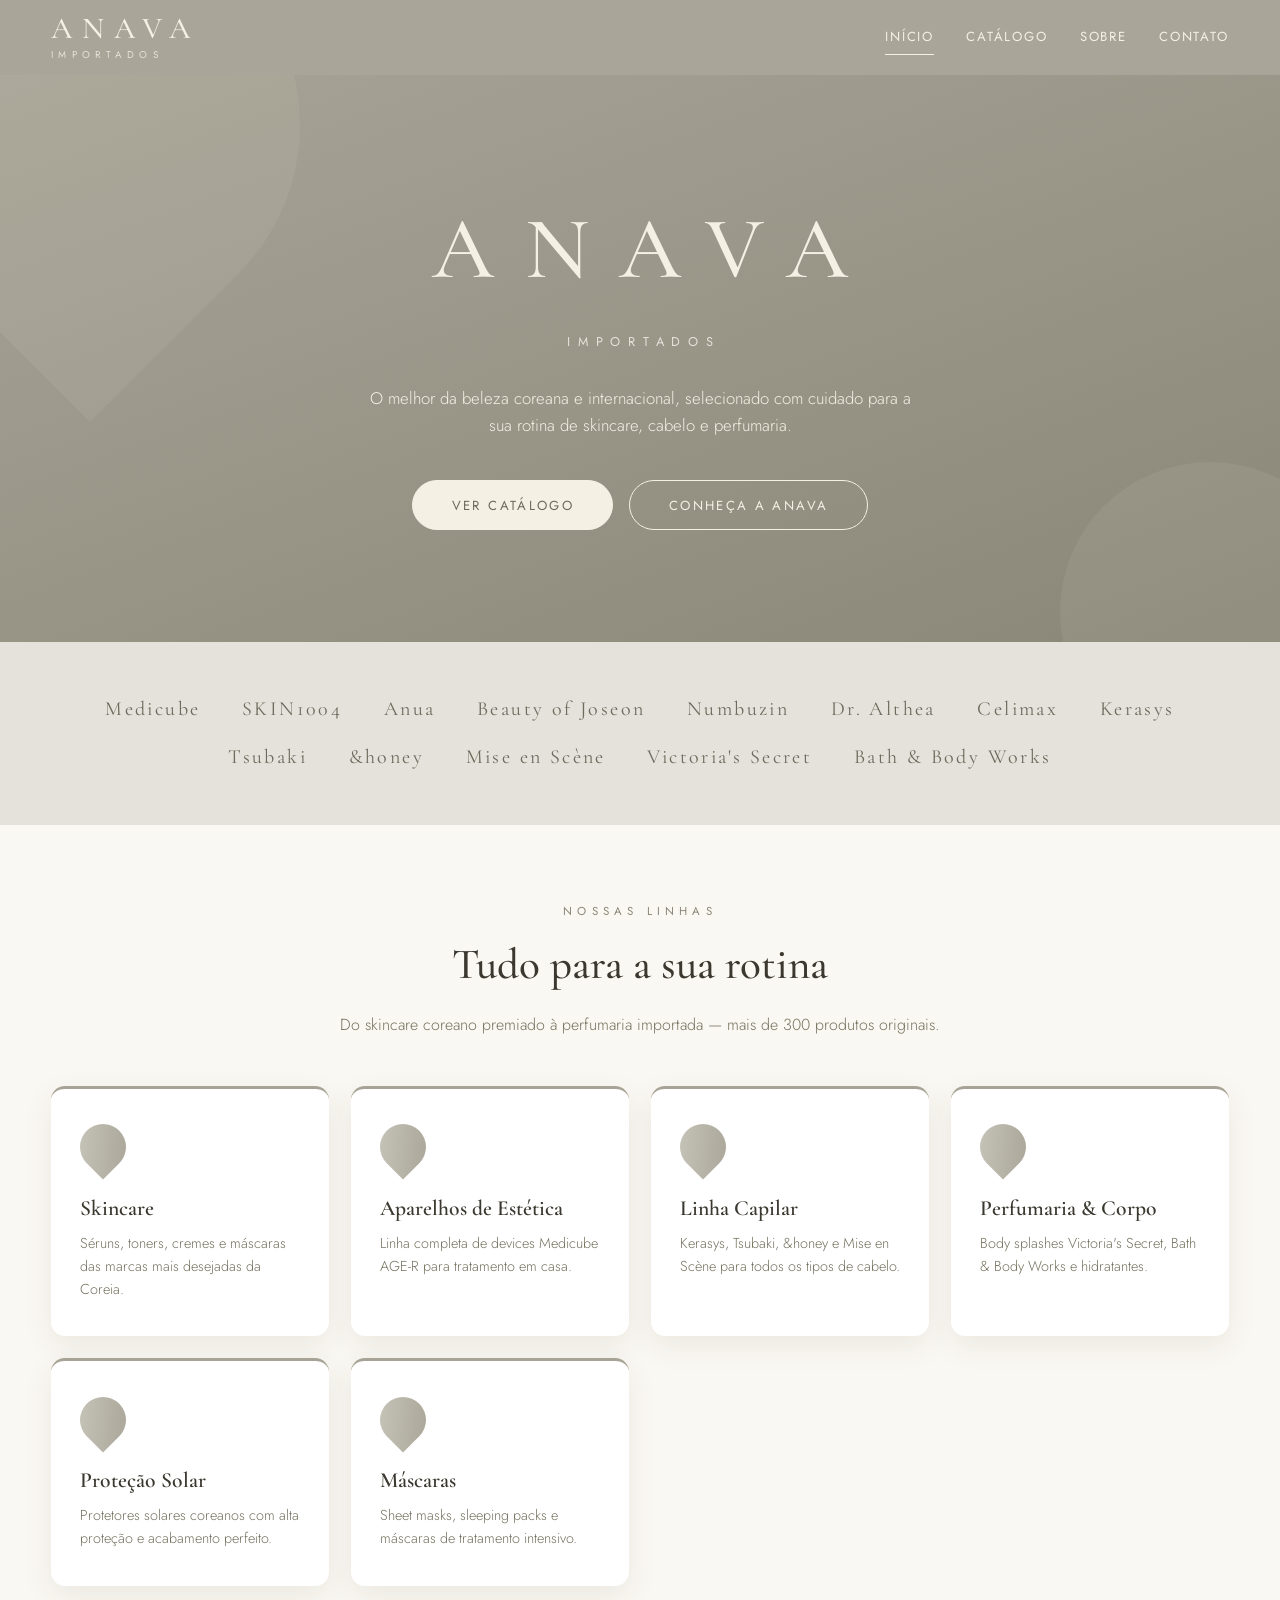
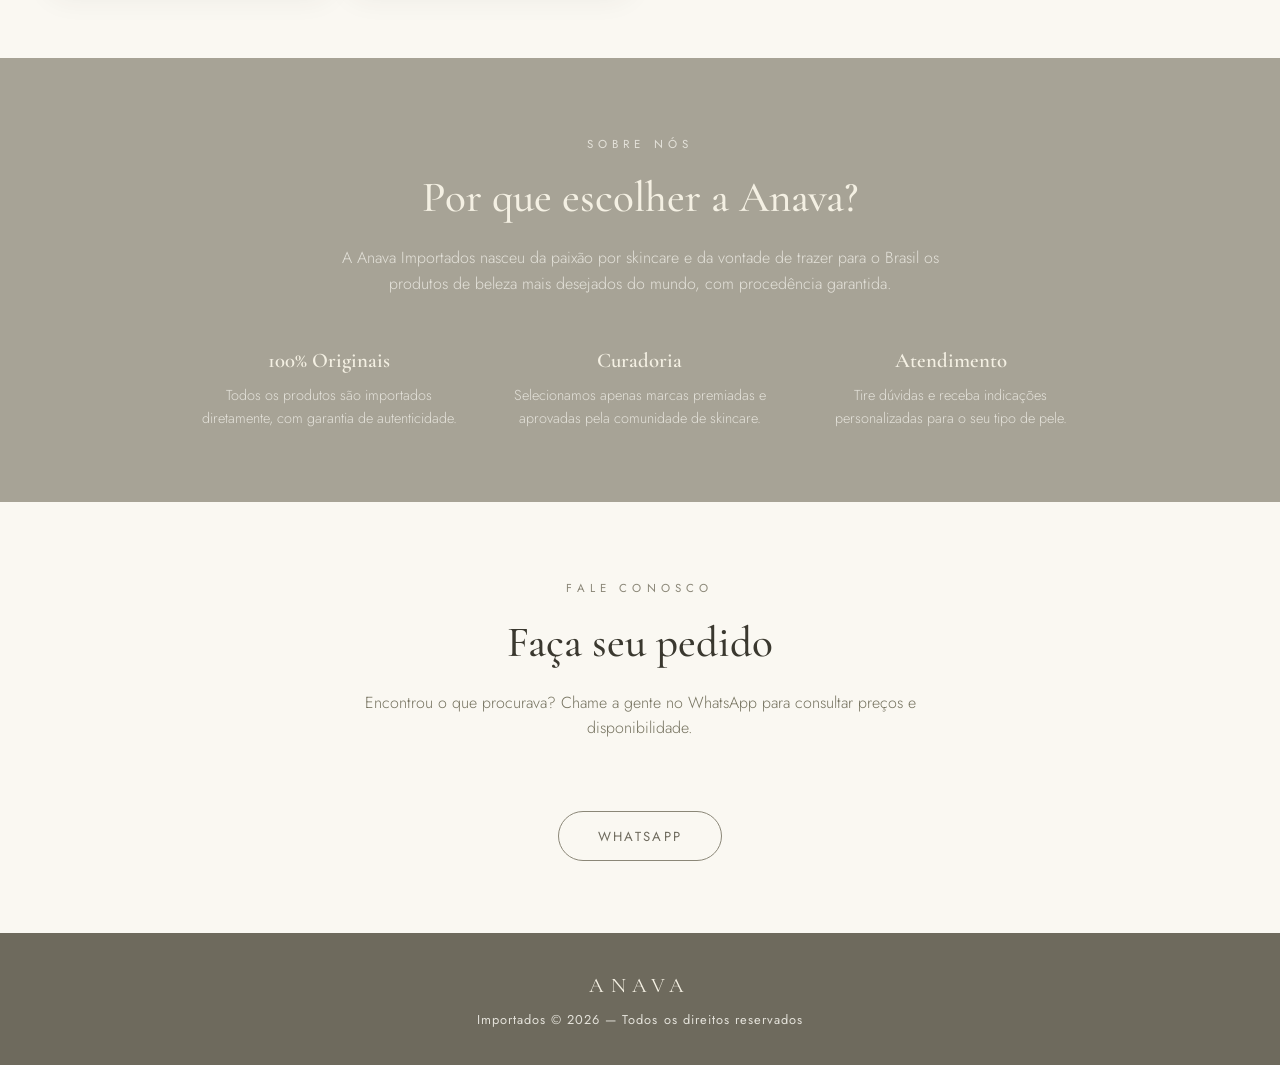
<file: index.html>
<!DOCTYPE html>
<html lang="pt-BR">
<head>
  <meta charset="UTF-8" />
  <meta name="viewport" content="width=device-width, initial-scale=1.0" />
  <title>Anava Importados — Beleza &amp; Estética Coreana</title>
  <meta name="description" content="Anava Importados — skincare coreano, linha capilar e perfumaria importada. Medicube, SKIN1004, Anua, Beauty of Joseon, Numbuzin e muito mais." />
  <link rel="preconnect" href="https://fonts.googleapis.com" />
  <link rel="preconnect" href="https://fonts.gstatic.com" crossorigin />
  <link href="https://fonts.googleapis.com/css2?family=Cormorant+Garamond:wght@400;500;600&family=Jost:wght@300;400;500&display=swap" rel="stylesheet" />
  <link rel="stylesheet" href="css/style.css" />
</head>
<body>

  <header class="site-header">
    <div class="container">
      <a href="index.html" class="brand">
        <span class="brand-name">Anava</span>
        <span class="brand-sub">Importados</span>
      </a>
      <nav class="main-nav">
        <a href="index.html" class="active">Início</a>
        <a href="catalogo.html">Catálogo</a>
        <a href="index.html#sobre">Sobre</a>
        <a href="index.html#contato">Contato</a>
      </nav>
    </div>
  </header>

  <section class="hero">
    <h1>Anava</h1>
    <div class="tagline-sub">Importados</div>
    <p class="lead">
      O melhor da beleza coreana e internacional, selecionado com cuidado para a sua rotina
      de skincare, cabelo e perfumaria.
    </p>
    <div class="cta-row">
      <a href="catalogo.html" class="btn btn-solid">Ver Catálogo</a>
      <a href="#sobre" class="btn btn-outline">Conheça a Anava</a>
    </div>
  </section>

  <div class="brands-strip">
    <div class="container">
      <div class="brand-logos">
        <span>Medicube</span>
        <span>SKIN1004</span>
        <span>Anua</span>
        <span>Beauty of Joseon</span>
        <span>Numbuzin</span>
        <span>Dr. Althea</span>
        <span>Celimax</span>
        <span>Kerasys</span>
        <span>Tsubaki</span>
        <span>&amp;honey</span>
        <span>Mise en Scène</span>
        <span>Victoria's Secret</span>
        <span>Bath &amp; Body Works</span>
      </div>
    </div>
  </div>

  <section id="categorias">
    <div class="container">
      <div class="section-head">
        <span class="eyebrow">Nossas linhas</span>
        <h2>Tudo para a sua rotina</h2>
        <p>Do skincare coreano premiado à perfumaria importada — mais de 300 produtos originais.</p>
      </div>
      <div class="category-grid">
        <a class="category-card" href="catalogo.html?cat=S%C3%A9rum">
          <div class="cat-icon"></div>
          <h3>Skincare</h3>
          <p>Séruns, toners, cremes e máscaras das marcas mais desejadas da Coreia.</p>
        </a>
        <a class="category-card" href="catalogo.html?cat=Aparelhos">
          <div class="cat-icon"></div>
          <h3>Aparelhos de Estética</h3>
          <p>Linha completa de devices Medicube AGE-R para tratamento em casa.</p>
        </a>
        <a class="category-card" href="catalogo.html?cat=Cabelo">
          <div class="cat-icon"></div>
          <h3>Linha Capilar</h3>
          <p>Kerasys, Tsubaki, &amp;honey e Mise en Scène para todos os tipos de cabelo.</p>
        </a>
        <a class="category-card" href="catalogo.html?cat=Perfumaria">
          <div class="cat-icon"></div>
          <h3>Perfumaria &amp; Corpo</h3>
          <p>Body splashes Victoria's Secret, Bath &amp; Body Works e hidratantes.</p>
        </a>
        <a class="category-card" href="catalogo.html?cat=Prote%C3%A7%C3%A3o%20Solar">
          <div class="cat-icon"></div>
          <h3>Proteção Solar</h3>
          <p>Protetores solares coreanos com alta proteção e acabamento perfeito.</p>
        </a>
        <a class="category-card" href="catalogo.html?cat=M%C3%A1scara">
          <div class="cat-icon"></div>
          <h3>Máscaras</h3>
          <p>Sheet masks, sleeping packs e máscaras de tratamento intensivo.</p>
        </a>
      </div>
    </div>
  </section>

  <section id="sobre" class="about">
    <div class="container">
      <div class="section-head">
        <span class="eyebrow">Sobre nós</span>
        <h2>Por que escolher a Anava?</h2>
        <p>
          A Anava Importados nasceu da paixão por skincare e da vontade de trazer para o Brasil
          os produtos de beleza mais desejados do mundo, com procedência garantida.
        </p>
      </div>
      <div class="about-features">
        <div>
          <h3>100% Originais</h3>
          <p>Todos os produtos são importados diretamente, com garantia de autenticidade.</p>
        </div>
        <div>
          <h3>Curadoria</h3>
          <p>Selecionamos apenas marcas premiadas e aprovadas pela comunidade de skincare.</p>
        </div>
        <div>
          <h3>Atendimento</h3>
          <p>Tire dúvidas e receba indicações personalizadas para o seu tipo de pele.</p>
        </div>
      </div>
    </div>
  </section>

  <section id="contato" class="contact">
    <div class="container">
      <div class="section-head">
        <span class="eyebrow">Fale conosco</span>
        <h2>Faça seu pedido</h2>
        <p>Encontrou o que procurava? Chame a gente no WhatsApp para consultar preços e disponibilidade.</p>
      </div>
      <a class="btn btn-dark" href="https://wa.me/5511965252427" target="_blank" rel="noopener">WhatsApp</a>
    </div>
  </section>

  <footer class="site-footer">
    <div class="foot-brand">Anava</div>
    <div>Importados &copy; 2026 — Todos os direitos reservados</div>
  </footer>

</body>
</html>
</file>
<file: css/style.css>
/* ============================================================
   ANAVA IMPORTADOS — paleta extraída da logo
   sage (fundo da logo)  #A7A396
   cream (letras da logo) #F4F0E3
   ============================================================ */

:root {
  --sage: #a7a396;
  --sage-deep: #8b8778;
  --sage-dark: #6e6a5d;
  --sage-soft: #c9c6bb;
  --sage-mist: #e4e2da;
  --cream: #f4f0e3;
  --paper: #faf8f2;
  --white: #ffffff;
  --ink: #3a382f;
  --ink-soft: #75725f;
  --shadow: 0 10px 30px rgba(58, 56, 47, 0.08);
  --radius: 14px;
  --font-display: "Cormorant Garamond", Georgia, serif;
  --font-body: "Jost", "Segoe UI", sans-serif;
}

* { margin: 0; padding: 0; box-sizing: border-box; }

html { scroll-behavior: smooth; }

body {
  font-family: var(--font-body);
  color: var(--ink);
  background: var(--paper);
  line-height: 1.6;
  -webkit-font-smoothing: antialiased;
}

img { max-width: 100%; display: block; }
a { color: inherit; text-decoration: none; }
ul { list-style: none; }

.container {
  width: min(1180px, 92%);
  margin: 0 auto;
}

/* ---------- Header ---------- */
.site-header {
  position: sticky;
  top: 0;
  z-index: 50;
  background: rgba(167, 163, 150, 0.97);
  backdrop-filter: blur(8px);
  color: var(--cream);
}

.site-header .container {
  display: flex;
  align-items: center;
  justify-content: space-between;
  padding: 0.9rem 0;
}

.brand {
  display: flex;
  flex-direction: column;
  line-height: 1;
}

.brand .brand-name {
  font-family: var(--font-display);
  font-size: 1.9rem;
  font-weight: 500;
  letter-spacing: 0.32em;
  text-transform: uppercase;
}

.brand .brand-sub {
  font-size: 0.62rem;
  letter-spacing: 0.52em;
  text-transform: uppercase;
  margin-top: 0.35rem;
  color: var(--sage-mist);
}

.main-nav {
  display: flex;
  gap: 2rem;
  font-size: 0.82rem;
  letter-spacing: 0.14em;
  text-transform: uppercase;
}

.main-nav a {
  padding: 0.4rem 0;
  border-bottom: 1px solid transparent;
  transition: border-color 0.25s;
}

.main-nav a:hover,
.main-nav a.active {
  border-bottom-color: var(--cream);
}

/* ---------- Hero ---------- */
.hero {
  background: linear-gradient(160deg, var(--sage) 0%, var(--sage-deep) 100%);
  color: var(--cream);
  text-align: center;
  padding: 6.5rem 1rem 7rem;
  position: relative;
  overflow: hidden;
}

.hero::before,
.hero::after {
  content: "";
  position: absolute;
  border-radius: 50% 50% 50% 0;
  transform: rotate(-45deg);
  background: rgba(244, 240, 227, 0.06);
}

.hero::before { width: 420px; height: 420px; top: -160px; left: -120px; }
.hero::after { width: 300px; height: 300px; bottom: -120px; right: -80px; }

.hero h1 {
  font-family: var(--font-display);
  font-weight: 500;
  font-size: clamp(3rem, 8vw, 5.5rem);
  letter-spacing: 0.35em;
  text-indent: 0.35em;
  text-transform: uppercase;
}

.hero .tagline-sub {
  font-size: 0.8rem;
  letter-spacing: 0.6em;
  text-indent: 0.6em;
  text-transform: uppercase;
  margin-top: 0.8rem;
  color: var(--sage-mist);
}

.hero p.lead {
  max-width: 560px;
  margin: 2rem auto 0;
  font-size: 1.05rem;
  font-weight: 300;
  color: var(--cream);
}

.hero .cta-row {
  margin-top: 2.6rem;
  display: flex;
  gap: 1rem;
  justify-content: center;
  flex-wrap: wrap;
}

.btn {
  display: inline-block;
  padding: 0.85rem 2.4rem;
  border-radius: 999px;
  font-size: 0.82rem;
  letter-spacing: 0.18em;
  text-transform: uppercase;
  transition: all 0.25s;
  border: 1px solid var(--cream);
}

.btn-solid {
  background: var(--cream);
  color: var(--sage-dark);
}

.btn-solid:hover { background: var(--white); transform: translateY(-2px); }

.btn-outline { color: var(--cream); }

.btn-outline:hover { background: rgba(244, 240, 227, 0.12); transform: translateY(-2px); }

/* Botões escuros (sobre fundo claro) */
.btn-dark {
  border-color: var(--sage-deep);
  color: var(--sage-dark);
}
.btn-dark:hover { background: var(--sage); border-color: var(--sage); color: var(--cream); }

/* ---------- Seções ---------- */
section { padding: 4.5rem 0; }

.section-head {
  text-align: center;
  margin-bottom: 3rem;
}

.section-head .eyebrow {
  font-size: 0.72rem;
  letter-spacing: 0.45em;
  text-transform: uppercase;
  color: var(--sage-deep);
}

.section-head h2 {
  font-family: var(--font-display);
  font-weight: 500;
  font-size: clamp(1.9rem, 4vw, 2.7rem);
  margin-top: 0.5rem;
  color: var(--ink);
}

.section-head p {
  max-width: 620px;
  margin: 0.8rem auto 0;
  color: var(--ink-soft);
  font-weight: 300;
}

/* ---------- Marcas ---------- */
.brands-strip {
  background: var(--sage-mist);
  padding: 3.2rem 0;
}

.brand-logos {
  display: flex;
  flex-wrap: wrap;
  justify-content: center;
  gap: 1rem 2.6rem;
}

.brand-logos span {
  font-family: var(--font-display);
  font-size: 1.25rem;
  letter-spacing: 0.12em;
  color: var(--sage-dark);
  white-space: nowrap;
}

/* ---------- Cards de categoria ---------- */
.category-grid {
  display: grid;
  grid-template-columns: repeat(auto-fill, minmax(250px, 1fr));
  gap: 1.4rem;
}

.category-card {
  background: var(--white);
  border-radius: var(--radius);
  padding: 2.2rem 1.8rem;
  box-shadow: var(--shadow);
  transition: transform 0.25s, box-shadow 0.25s;
  border-top: 3px solid var(--sage);
}

.category-card:hover {
  transform: translateY(-5px);
  box-shadow: 0 16px 40px rgba(58, 56, 47, 0.13);
}

.category-card .cat-icon {
  width: 46px;
  height: 46px;
  border-radius: 50% 50% 50% 0;
  transform: rotate(-45deg);
  background: linear-gradient(140deg, var(--sage-soft), var(--sage));
  margin-bottom: 1.3rem;
}

.category-card h3 {
  font-family: var(--font-display);
  font-size: 1.35rem;
  font-weight: 600;
  color: var(--ink);
}

.category-card p {
  font-size: 0.9rem;
  color: var(--ink-soft);
  font-weight: 300;
  margin-top: 0.4rem;
}

/* ---------- Catálogo ---------- */
.catalog-controls {
  display: flex;
  flex-wrap: wrap;
  gap: 0.9rem;
  align-items: center;
  margin-bottom: 1.6rem;
}

.catalog-controls input[type="search"],
.catalog-controls select {
  font-family: var(--font-body);
  font-size: 0.92rem;
  padding: 0.68rem 1.1rem;
  border: 1px solid var(--sage-soft);
  border-radius: 999px;
  background: var(--white);
  color: var(--ink);
  outline: none;
  transition: border-color 0.2s;
}

.catalog-controls input[type="search"] { flex: 1 1 220px; }
.catalog-controls select { flex: 0 1 auto; cursor: pointer; }

.catalog-controls input[type="search"]:focus,
.catalog-controls select:focus { border-color: var(--sage-deep); }

.chip-row {
  display: flex;
  flex-wrap: wrap;
  gap: 0.5rem;
  margin-bottom: 2rem;
}

.chip {
  font-size: 0.78rem;
  letter-spacing: 0.06em;
  padding: 0.42rem 1.05rem;
  border-radius: 999px;
  border: 1px solid var(--sage-soft);
  background: var(--white);
  color: var(--ink-soft);
  cursor: pointer;
  transition: all 0.2s;
  font-family: var(--font-body);
}

.chip:hover { border-color: var(--sage-deep); color: var(--sage-dark); }

.chip.active {
  background: var(--sage);
  border-color: var(--sage);
  color: var(--cream);
}

.result-count {
  font-size: 0.85rem;
  color: var(--ink-soft);
  margin-bottom: 1.2rem;
}

.product-grid {
  display: grid;
  grid-template-columns: repeat(auto-fill, minmax(230px, 1fr));
  gap: 1.4rem;
}

.product-card {
  background: var(--white);
  border-radius: var(--radius);
  overflow: hidden;
  box-shadow: var(--shadow);
  transition: transform 0.25s, box-shadow 0.25s;
  display: flex;
  flex-direction: column;
}

.product-card:hover {
  transform: translateY(-4px);
  box-shadow: 0 16px 40px rgba(58, 56, 47, 0.13);
}

.product-media {
  aspect-ratio: 1 / 1;
  background: linear-gradient(150deg, var(--sage-mist) 0%, var(--sage-soft) 100%);
  display: flex;
  align-items: center;
  justify-content: center;
  position: relative;
}

.product-media img {
  width: 100%;
  height: 100%;
  object-fit: cover;
  position: absolute;
  inset: 0;
}

.product-media .ph {
  display: flex;
  flex-direction: column;
  align-items: center;
  gap: 0.6rem;
  color: var(--sage-dark);
}

.product-media .ph .drop {
  width: 44px;
  height: 44px;
  border-radius: 50% 50% 50% 0;
  transform: rotate(-45deg);
  background: var(--sage);
  opacity: 0.55;
}

.product-media .ph small {
  font-size: 0.66rem;
  letter-spacing: 0.3em;
  text-transform: uppercase;
}

.product-info {
  padding: 1.1rem 1.2rem 1.3rem;
  display: flex;
  flex-direction: column;
  gap: 0.3rem;
  flex: 1;
}

.product-info .p-brand {
  font-size: 0.68rem;
  letter-spacing: 0.28em;
  text-transform: uppercase;
  color: var(--sage-deep);
}

.product-info .p-name {
  font-family: var(--font-display);
  font-size: 1.12rem;
  font-weight: 600;
  line-height: 1.3;
  color: var(--ink);
}

.product-info .p-meta {
  margin-top: auto;
  padding-top: 0.6rem;
  font-size: 0.75rem;
  color: var(--ink-soft);
  display: flex;
  gap: 0.4rem;
  flex-wrap: wrap;
}

.product-info .p-meta span {
  background: var(--sage-mist);
  border-radius: 999px;
  padding: 0.15rem 0.7rem;
}

.empty-state {
  text-align: center;
  padding: 4rem 1rem;
  color: var(--ink-soft);
  font-weight: 300;
}

/* ---------- Sacola (carrinho) ---------- */
.card-cart { margin-top: 0.8rem; }

.add-btn {
  width: 100%;
  padding: 0.6rem 1rem;
  border-radius: 999px;
  border: 1px solid var(--sage-deep);
  background: transparent;
  color: var(--sage-dark);
  font-family: var(--font-body);
  font-size: 0.78rem;
  letter-spacing: 0.12em;
  text-transform: uppercase;
  cursor: pointer;
  transition: all 0.2s;
}

.add-btn:hover { background: var(--sage); border-color: var(--sage); color: var(--cream); }

.qty-stepper {
  display: flex;
  align-items: center;
  justify-content: space-between;
  border: 1px solid var(--sage);
  border-radius: 999px;
  overflow: hidden;
  background: var(--sage-mist);
}

.qty-stepper button {
  width: 42px;
  height: 36px;
  border: none;
  background: transparent;
  color: var(--sage-dark);
  font-size: 1.15rem;
  cursor: pointer;
  transition: background 0.2s;
}

.qty-stepper button:hover { background: var(--sage); color: var(--cream); }

.qty-stepper span {
  font-weight: 500;
  color: var(--ink);
  min-width: 2ch;
  text-align: center;
}

#cart-fab {
  position: fixed;
  right: 1.4rem;
  bottom: 1.4rem;
  z-index: 90;
  width: 60px;
  height: 60px;
  border-radius: 50%;
  border: none;
  background: var(--sage-dark);
  color: var(--cream);
  font-size: 1.5rem;
  cursor: pointer;
  box-shadow: 0 8px 24px rgba(58, 56, 47, 0.35);
  transition: transform 0.2s, background 0.2s;
}

#cart-fab:hover { transform: scale(1.07); background: var(--sage-deep); }

.fab-badge {
  position: absolute;
  top: -4px;
  right: -4px;
  min-width: 24px;
  height: 24px;
  padding: 0 6px;
  border-radius: 999px;
  background: var(--cream);
  color: var(--sage-dark);
  font-size: 0.78rem;
  font-weight: 600;
  display: flex;
  align-items: center;
  justify-content: center;
  border: 2px solid var(--sage-dark);
}

#cart-overlay {
  position: fixed;
  inset: 0;
  background: rgba(58, 56, 47, 0.45);
  opacity: 0;
  pointer-events: none;
  transition: opacity 0.25s;
  z-index: 95;
}

#cart-drawer {
  position: fixed;
  top: 0;
  right: 0;
  height: 100dvh;
  width: min(400px, 92vw);
  background: var(--paper);
  z-index: 100;
  transform: translateX(105%);
  transition: transform 0.28s ease;
  display: flex;
  flex-direction: column;
  box-shadow: -12px 0 40px rgba(58, 56, 47, 0.2);
}

body.cart-open #cart-overlay { opacity: 1; pointer-events: auto; }
body.cart-open #cart-drawer { transform: translateX(0); }

.cart-head {
  display: flex;
  align-items: center;
  justify-content: space-between;
  padding: 1.2rem 1.4rem;
  background: var(--sage);
  color: var(--cream);
}

.cart-head h3 {
  font-family: var(--font-display);
  font-size: 1.4rem;
  font-weight: 500;
  letter-spacing: 0.08em;
}

#cart-close {
  border: none;
  background: transparent;
  color: var(--cream);
  font-size: 1.7rem;
  line-height: 1;
  cursor: pointer;
}

.cart-items {
  flex: 1;
  overflow-y: auto;
  padding: 1rem 1.4rem;
}

.cart-empty {
  text-align: center;
  color: var(--ink-soft);
  font-weight: 300;
  padding: 3rem 0.5rem;
}

.cart-item {
  display: flex;
  align-items: center;
  gap: 0.9rem;
  padding: 0.85rem 0;
  border-bottom: 1px solid var(--sage-mist);
}

.cart-item .ci-info { flex: 1; min-width: 0; }

.cart-item .ci-brand {
  font-size: 0.64rem;
  letter-spacing: 0.24em;
  text-transform: uppercase;
  color: var(--sage-deep);
}

.cart-item .ci-name {
  font-family: var(--font-display);
  font-size: 1rem;
  font-weight: 600;
  line-height: 1.25;
}

.cart-item .card-cart { margin: 0; flex: 0 0 118px; }

.cart-foot {
  padding: 1.1rem 1.4rem 1.4rem;
  border-top: 1px solid var(--sage-mist);
  display: flex;
  flex-direction: column;
  gap: 0.6rem;
}

.btn-whatsapp {
  text-align: center;
  background: #4caf6d;
  border: 1px solid #4caf6d;
  color: #fff;
}

.btn-whatsapp:hover { background: #3d9a5c; transform: translateY(-1px); }

.btn-whatsapp.disabled { opacity: 0.45; pointer-events: none; }

#cart-clear {
  border: none;
  background: transparent;
  color: var(--ink-soft);
  font-family: var(--font-body);
  font-size: 0.8rem;
  letter-spacing: 0.1em;
  text-transform: uppercase;
  cursor: pointer;
  padding: 0.4rem;
}

#cart-clear:hover { color: var(--sage-dark); text-decoration: underline; }

/* ---------- Sobre ---------- */
.about {
  background: var(--sage);
  color: var(--cream);
}

.about .section-head .eyebrow { color: var(--sage-mist); }
.about .section-head h2 { color: var(--cream); }
.about .section-head p { color: var(--sage-mist); }

.about-features {
  display: grid;
  grid-template-columns: repeat(auto-fit, minmax(220px, 1fr));
  gap: 2rem;
  text-align: center;
  max-width: 900px;
  margin: 0 auto;
}

.about-features h3 {
  font-family: var(--font-display);
  font-size: 1.3rem;
  font-weight: 600;
  margin-bottom: 0.4rem;
}

.about-features p {
  font-size: 0.9rem;
  font-weight: 300;
  color: var(--sage-mist);
}

/* ---------- Contato ---------- */
.contact { text-align: center; }

.contact .btn { margin-top: 1.4rem; }

/* ---------- Footer ---------- */
.site-footer {
  background: var(--sage-dark);
  color: var(--sage-mist);
  text-align: center;
  padding: 2.2rem 1rem;
  font-size: 0.8rem;
  letter-spacing: 0.08em;
}

.site-footer .foot-brand {
  font-family: var(--font-display);
  font-size: 1.3rem;
  letter-spacing: 0.3em;
  text-transform: uppercase;
  color: var(--cream);
  margin-bottom: 0.5rem;
}

/* ---------- Página de imagens (checklist interno) ---------- */
.img-checklist table {
  width: 100%;
  border-collapse: collapse;
  font-size: 0.85rem;
  background: var(--white);
  border-radius: var(--radius);
  overflow: hidden;
  box-shadow: var(--shadow);
}

.img-checklist th, .img-checklist td {
  text-align: left;
  padding: 0.55rem 0.9rem;
  border-bottom: 1px solid var(--sage-mist);
}

.img-checklist th {
  background: var(--sage);
  color: var(--cream);
  font-weight: 500;
  letter-spacing: 0.08em;
}

.img-checklist td code {
  font-size: 0.78rem;
  background: var(--sage-mist);
  padding: 0.1rem 0.45rem;
  border-radius: 6px;
}

.img-checklist td.ok { color: #4a7a4a; font-weight: 600; }

/* ---------- Responsivo ---------- */
@media (max-width: 720px) {
  .site-header .container { flex-direction: column; gap: 0.7rem; }
  .main-nav { gap: 1.2rem; }
  .hero { padding: 4.5rem 1rem; }
  section { padding: 3rem 0; }
}
</file>
